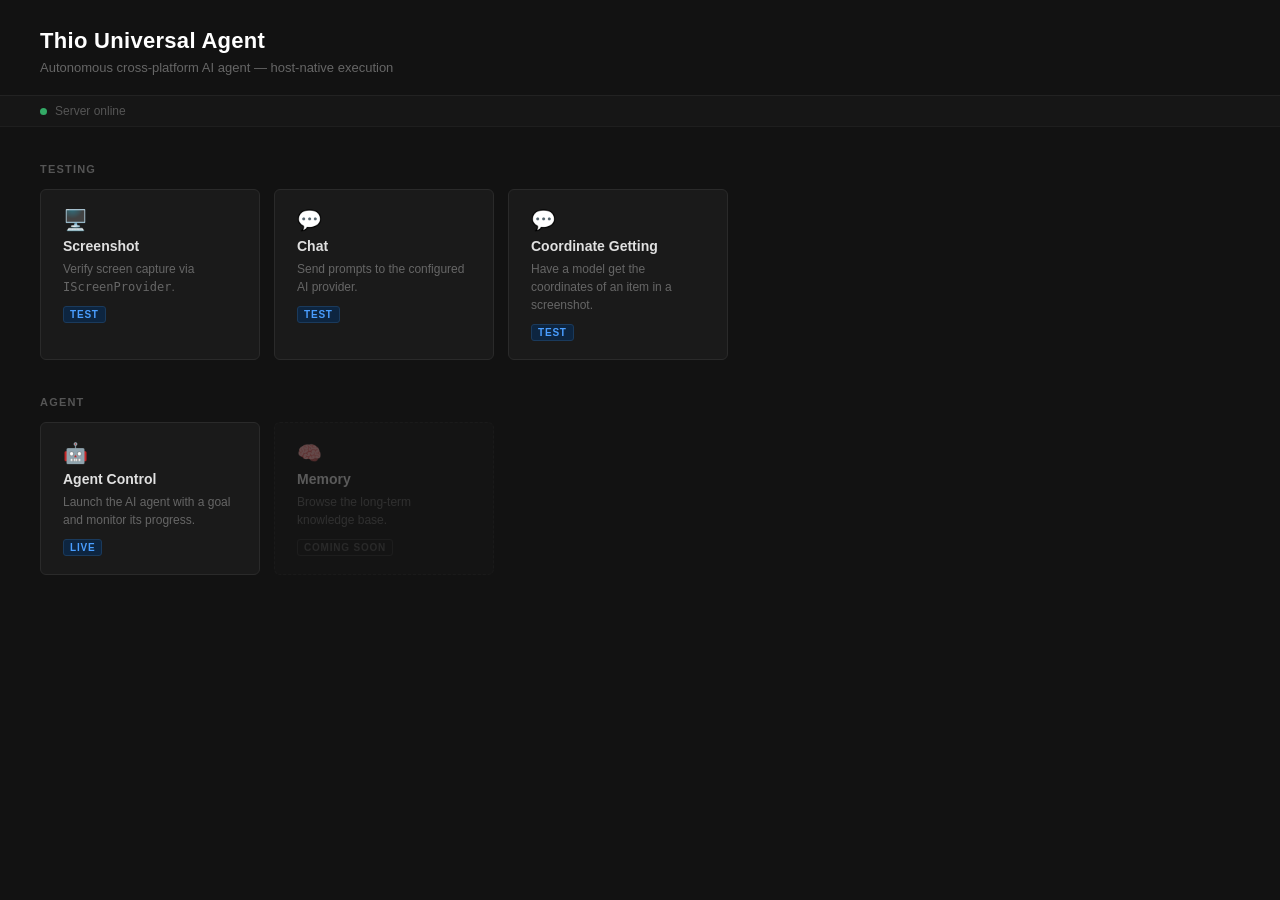
<file: wwwroot/index.html>
﻿<!DOCTYPE html>
<html lang="en">
<head>
    <meta charset="UTF-8">
    <meta name="viewport" content="width=device-width, initial-scale=1.0">
    <title>Thio Universal Agent</title>
    <style>
        *, *::before, *::after { box-sizing: border-box; margin: 0; padding: 0; }

        body {
            background-color: #121212;
            color: #e0e0e0;
            font-family: 'Segoe UI', Tahoma, Geneva, Verdana, sans-serif;
            min-height: 100vh;
            display: flex;
            flex-direction: column;
        }

        /* ---- Header ---- */
        header {
            padding: 28px 40px 20px;
            border-bottom: 1px solid #222;
        }

        header h1 {
            font-size: 22px;
            font-weight: 600;
            color: #ffffff;
            letter-spacing: 0.3px;
        }

        header p {
            margin-top: 6px;
            font-size: 13px;
            color: #666;
        }

        /* ---- Status bar ---- */
        #status-bar {
            display: flex;
            align-items: center;
            gap: 8px;
            padding: 8px 40px;
            background-color: #161616;
            border-bottom: 1px solid #1e1e1e;
            font-size: 12px;
            color: #555;
        }

        .status-dot {
            width: 7px;
            height: 7px;
            border-radius: 50%;
            background-color: #33aa66;
            flex-shrink: 0;
        }

        /* ---- Main ---- */
        main {
            flex: 1;
            padding: 36px 40px;
            display: flex;
            flex-direction: column;
            gap: 36px;
        }

        section h2 {
            font-size: 11px;
            font-weight: 600;
            text-transform: uppercase;
            letter-spacing: 1.2px;
            color: #555;
            margin-bottom: 14px;
        }

        /* ---- Cards ---- */
        .card-grid {
            display: flex;
            flex-wrap: wrap;
            gap: 14px;
        }

        .card {
            display: flex;
            flex-direction: column;
            gap: 6px;
            padding: 18px 22px;
            background-color: #1a1a1a;
            border: 1px solid #2a2a2a;
            border-radius: 6px;
            text-decoration: none;
            color: inherit;
            width: 220px;
            transition: border-color 0.15s, background-color 0.15s;
        }

        .card:hover {
            background-color: #1f1f1f;
            border-color: #4a9eff;
        }

        .card-icon { font-size: 20px; }

        .card-title {
            font-size: 14px;
            font-weight: 600;
            color: #e0e0e0;
        }

        .card-desc {
            font-size: 12px;
            color: #666;
            line-height: 1.5;
        }

        .card-tag {
            display: inline-block;
            margin-top: 4px;
            font-size: 10px;
            font-weight: 600;
            text-transform: uppercase;
            letter-spacing: 0.8px;
            color: #4a9eff;
            background-color: #0d2540;
            border: 1px solid #1a3a5c;
            border-radius: 3px;
            padding: 2px 6px;
            width: fit-content;
        }

        .card.placeholder {
            opacity: 0.35;
            pointer-events: none;
            border-style: dashed;
        }

        .card.placeholder .card-tag {
            color: #555;
            background-color: transparent;
            border-color: #333;
        }
    </style>
</head>
<body>

    <header>
        <h1>Thio Universal Agent</h1>
        <p>Autonomous cross-platform AI agent — host-native execution</p>
    </header>

    <div id="status-bar">
        <span class="status-dot"></span>
        <span>Server online</span>
    </div>

    <main>

        <section>
            <h2>Testing</h2>
            <div class="card-grid">

                <a class="card" href="/Testing/Screenshot.html">
                    <span class="card-icon">🖥️</span>
                    <span class="card-title">Screenshot</span>
                    <span class="card-desc">Verify screen capture via <code>IScreenProvider</code>.</span>
                    <span class="card-tag">Test</span>
                </a>

                <a class="card" href="/Testing/Test_Chat.html">
                    <span class="card-icon">💬</span>
                    <span class="card-title">Chat</span>
                    <span class="card-desc">Send prompts to the configured AI provider.</span>
                    <span class="card-tag">Test</span>
                </a>


                <a class="card" href="/Testing/Test_CoordinatePrompt.html">
                    <span class="card-icon">💬</span>
                    <span class="card-title">Coordinate Getting</span>
                    <span class="card-desc">Have a model get the coordinates of an item in a screenshot.</span>
                    <span class="card-tag">Test</span>
                </a>

            </div>
        </section>

        <section>
            <h2>Agent</h2>
            <div class="card-grid">

                <a class="card" href="/Agent.html">
                    <span class="card-icon">🤖</span>
                    <span class="card-title">Agent Control</span>
                    <span class="card-desc">Launch the AI agent with a goal and monitor its progress.</span>
                    <span class="card-tag">Live</span>
                </a>

                <div class="card placeholder">
                    <span class="card-icon">🧠</span>
                    <span class="card-title">Memory</span>
                    <span class="card-desc">Browse the long-term knowledge base.</span>
                    <span class="card-tag">Coming soon</span>
                </div>

            </div>
        </section>

    </main>

</body>
</html>
</file>
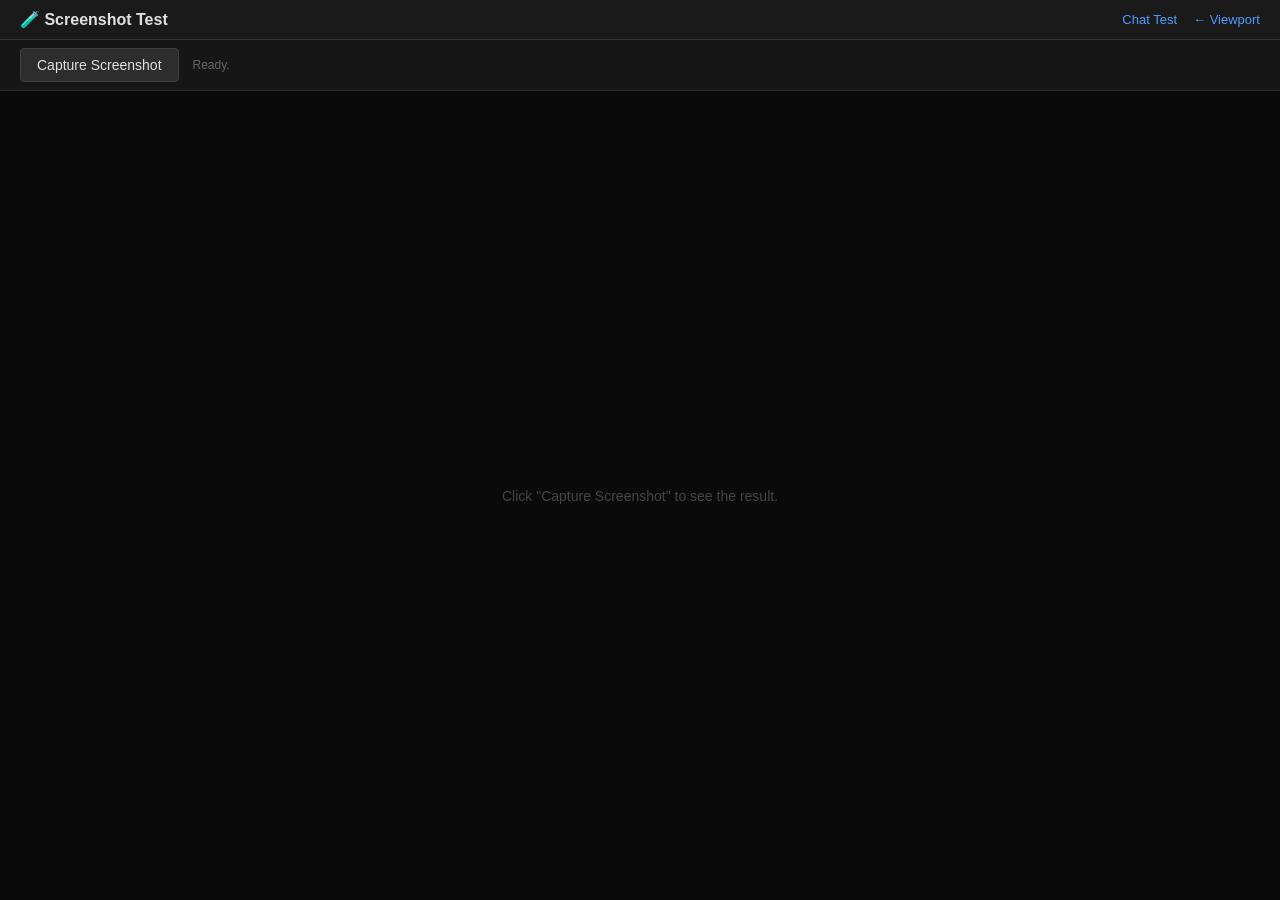
<file: wwwroot/Testing/Screenshot.html>
<!DOCTYPE html>
<html lang="en">
<head>
    <meta charset="UTF-8">
    <meta name="viewport" content="width=device-width, initial-scale=1.0">
    <title>Screenshot Test — Thio Agent</title>
    <style>
        *, *::before, *::after { box-sizing: border-box; margin: 0; padding: 0; }

        body {
            background-color: #121212;
            color: #e0e0e0;
            font-family: 'Segoe UI', Tahoma, Geneva, Verdana, sans-serif;
            display: flex;
            flex-direction: column;
            height: 100vh;
            overflow: hidden;
        }

        header {
            display: flex;
            align-items: center;
            gap: 16px;
            padding: 10px 20px;
            background-color: #1a1a1a;
            border-bottom: 1px solid #333;
            flex-shrink: 0;
        }

        header h1 { font-size: 16px; font-weight: 600; color: #e0e0e0; }

        nav { display: flex; gap: 16px; margin-left: auto; }
        nav a { font-size: 13px; color: #4a9eff; text-decoration: none; }
        nav a:hover { text-decoration: underline; }

        #toolbar {
            display: flex;
            align-items: center;
            gap: 14px;
            padding: 8px 20px;
            background-color: #161616;
            border-bottom: 1px solid #2a2a2a;
            flex-shrink: 0;
        }

        button {
            background-color: #2d2d2d;
            color: #e0e0e0;
            border: 1px solid #404040;
            padding: 8px 16px;
            cursor: pointer;
            border-radius: 4px;
            font-size: 14px;
            font-family: inherit;
            transition: background-color 0.15s;
        }

        button:hover:not(:disabled) { background-color: #3d3d3d; }
        button:disabled { opacity: 0.45; cursor: not-allowed; }

        #status { font-size: 12px; color: #666; }
        #status.ok    { color: #55cc88; }
        #status.error { color: #ff7070; }

        #imageContainer {
            flex: 1;
            overflow: auto;
            display: flex;
            justify-content: center;
            align-items: flex-start;
            padding: 20px;
            background-color: #0a0a0a;
        }

        #placeholder {
            color: #444;
            font-size: 14px;
            align-self: center;
        }

        #screenshot {
            display: none;
            max-width: 100%;
            border: 1px solid #333;
            border-radius: 4px;
        }
    </style>
</head>
<body>

    <header>
        <h1>🧪 Screenshot Test</h1>
        <nav>
            <a href="/Testing/Test_Chat.html">Chat Test</a>
            <a href="/">← Viewport</a>
        </nav>
    </header>

    <div id="toolbar">
        <button id="captureBtn">Capture Screenshot</button>
        <span id="status">Ready.</span>
    </div>

    <div id="imageContainer">
        <p id="placeholder">Click "Capture Screenshot" to see the result.</p>
        <img id="screenshot" alt="Captured screenshot" />
    </div>

    <script>
        const captureBtn    = document.getElementById('captureBtn');
        const statusEl      = document.getElementById('status');
        const screenshotImg = document.getElementById('screenshot');
        const placeholder   = document.getElementById('placeholder');

        async function capture() {
            captureBtn.disabled = true;
            statusEl.className  = '';
            statusEl.textContent = 'Capturing…';

            try {
                const response = await fetch('/api/test/screenshot');

                if (!response.ok) {
                    const body = await response.text();
                    throw new Error(`HTTP ${response.status}: ${body}`);
                }

                const blob = await response.blob();
                const url  = URL.createObjectURL(blob);

                if (screenshotImg.src) URL.revokeObjectURL(screenshotImg.src);
                screenshotImg.onload = () => URL.revokeObjectURL(url);
                screenshotImg.src = url;
                screenshotImg.style.display = 'block';
                placeholder.style.display   = 'none';

                statusEl.className   = 'ok';
                statusEl.textContent = `Captured at ${new Date().toLocaleTimeString()}`;
            } catch (err) {
                statusEl.className   = 'error';
                statusEl.textContent = err.message;
            } finally {
                captureBtn.disabled = false;
            }
        }

        captureBtn.addEventListener('click', capture);
    </script>

</body>
</html>
</file>
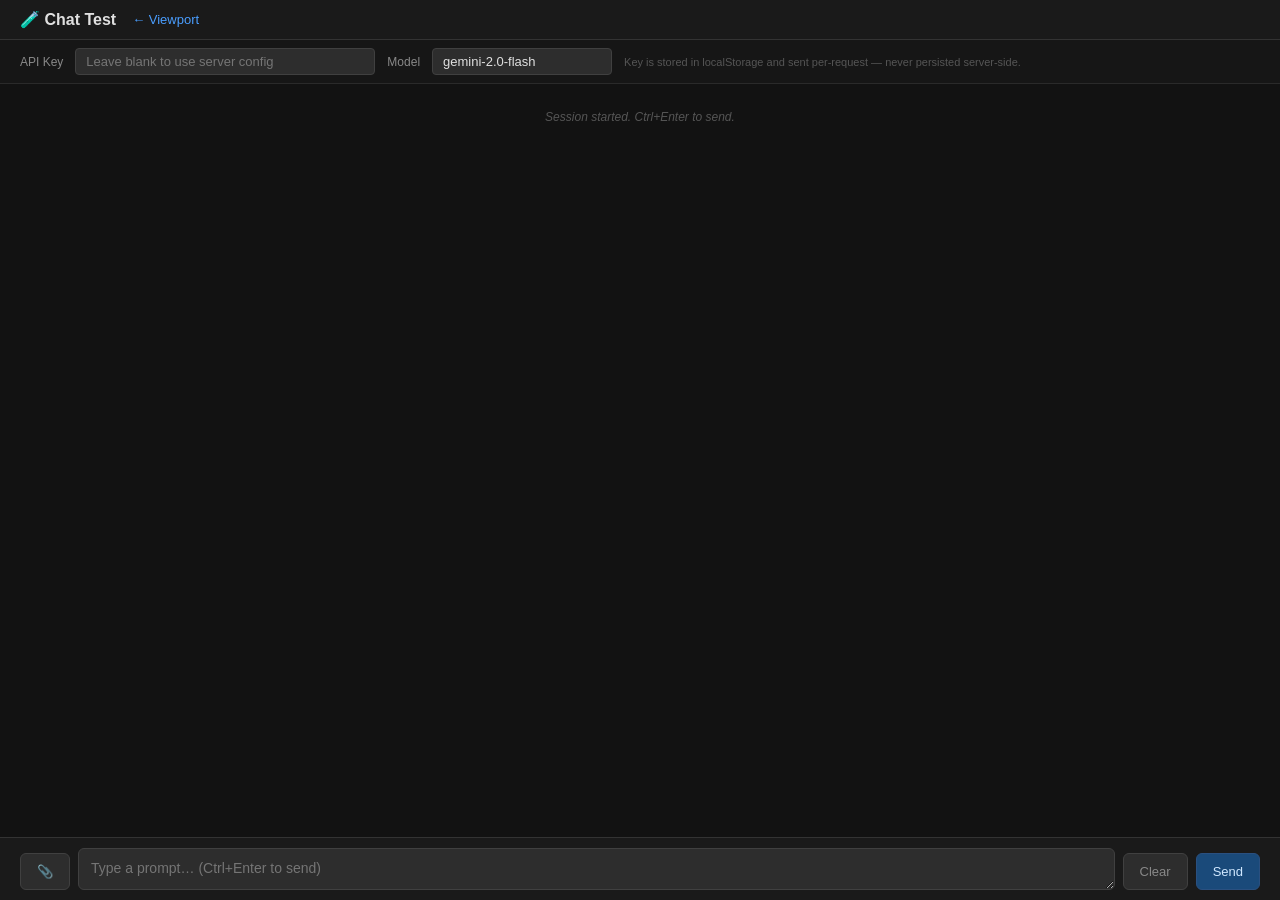
<file: wwwroot/Testing/Test_Chat.html>
<!DOCTYPE html>
<html lang="en">
<head>
    <meta charset="UTF-8">
    <meta name="viewport" content="width=device-width, initial-scale=1.0">
    <title>Chat Test — Thio Agent</title>
    <style>
        *, *::before, *::after { box-sizing: border-box; margin: 0; padding: 0; }

        body {
            background-color: #121212;
            color: #e0e0e0;
            font-family: 'Segoe UI', Tahoma, Geneva, Verdana, sans-serif;
            display: flex;
            flex-direction: column;
            height: 100vh;
            overflow: hidden;
        }

        /* ---- Header ---- */
        header {
            display: flex;
            align-items: center;
            gap: 16px;
            padding: 10px 20px;
            background-color: #1a1a1a;
            border-bottom: 1px solid #333;
            flex-shrink: 0;
        }

        header h1 { font-size: 16px; font-weight: 600; color: #e0e0e0; }

        header a { font-size: 13px; color: #4a9eff; text-decoration: none; }
        header a:hover { text-decoration: underline; }

        /* ---- Config bar ---- */
        #config-bar {
            display: flex;
            gap: 12px;
            align-items: center;
            padding: 8px 20px;
            background-color: #161616;
            border-bottom: 1px solid #2a2a2a;
            flex-shrink: 0;
            flex-wrap: wrap;
        }

        #config-bar label { font-size: 12px; color: #888; white-space: nowrap; }

        #config-bar input {
            background-color: #2d2d2d;
            color: #e0e0e0;
            border: 1px solid #404040;
            border-radius: 4px;
            padding: 5px 10px;
            font-size: 13px;
            font-family: inherit;
        }

        #config-bar input:focus { outline: none; border-color: #4a9eff; }

        #apiKeyInput { width: 300px; }
        #modelInput  { width: 180px; }

        .config-hint { font-size: 11px; color: #555; }

        /* ---- Messages area ---- */
        #messages {
            flex: 1;
            overflow-y: auto;
            padding: 20px;
            display: flex;
            flex-direction: column;
            gap: 14px;
        }

        .msg-row {
            display: flex;
            flex-direction: column;
        }

        .msg-row.user  { align-items: flex-end; }
        .msg-row.ai    { align-items: flex-start; }
        .msg-row.error { align-items: flex-start; }
        .msg-row.system { align-items: center; }

        .msg-label {
            font-size: 11px;
            color: #555;
            margin-bottom: 3px;
            padding: 0 4px;
        }

        .bubble {
            max-width: 75%;
            padding: 10px 14px;
            border-radius: 8px;
            font-size: 14px;
            line-height: 1.6;
            white-space: pre-wrap;
            word-break: break-word;
        }

        .bubble.user {
            background-color: #1e3a5f;
            border: 1px solid #2a5080;
            color: #d0e8ff;
        }

        .bubble.ai {
            background-color: #1e1e1e;
            border: 1px solid #333;
            color: #e0e0e0;
        }

        .bubble.error {
            background-color: #2d1515;
            border: 1px solid #5c2020;
            color: #ff7070;
        }

        .bubble.system {
            background: none;
            border: none;
            color: #555;
            font-size: 12px;
            font-style: italic;
            padding: 4px;
        }

        /* Thinking dots */
        .thinking {
            display: flex;
            gap: 5px;
            align-items: center;
            padding: 12px 14px;
        }

        .thinking span {
            width: 7px;
            height: 7px;
            background-color: #4a9eff;
            border-radius: 50%;
            animation: bounce 1.2s infinite ease-in-out;
        }

        .thinking span:nth-child(2) { animation-delay: 0.2s; }
        .thinking span:nth-child(3) { animation-delay: 0.4s; }

        @keyframes bounce {
            0%, 80%, 100% { transform: scale(0.7); opacity: 0.35; }
            40%            { transform: scale(1);   opacity: 1; }
        }

        /* ---- Input bar ---- */
        #input-bar {
            display: flex;
            flex-direction: column;
            gap: 6px;
            padding: 10px 20px;
            background-color: #1a1a1a;
            border-top: 1px solid #333;
            flex-shrink: 0;
        }

        #input-row {
            display: flex;
            gap: 8px;
            align-items: flex-end;
        }

        #promptInput {
            flex: 1;
            background-color: #2d2d2d;
            color: #e0e0e0;
            border: 1px solid #404040;
            border-radius: 6px;
            padding: 10px 12px;
            font-size: 14px;
            font-family: inherit;
            resize: vertical;
            min-height: 42px;
            max-height: 160px;
            line-height: 1.4;
        }

        #promptInput:focus { outline: none; border-color: #4a9eff; }

        button {
            font-family: inherit;
            border-radius: 6px;
            cursor: pointer;
            font-size: 13px;
            padding: 10px 16px;
            transition: background-color 0.15s;
        }

        #sendBtn {
            background-color: #1a4a7a;
            color: #d0e8ff;
            border: 1px solid #2a5080;
            white-space: nowrap;
        }

        #sendBtn:hover:not(:disabled) { background-color: #215a96; }

        #sendBtn:disabled { opacity: 0.45; cursor: not-allowed; }

        #clearBtn {
            background-color: #2d2d2d;
            color: #888;
            border: 1px solid #404040;
        }

        #clearBtn:hover { background-color: #3a3a3a; color: #ccc; }

        #attachBtn {
            background-color: #2d2d2d;
            color: #888;
            border: 1px solid #404040;
            flex-shrink: 0;
        }

        #attachBtn:hover { background-color: #3a3a3a; color: #ccc; }
        #attachBtn.has-image { color: #4a9eff; border-color: #4a9eff; }

        #img-preview-row {
            display: none;
            align-items: center;
            gap: 8px;
            padding: 4px 0;
        }

        #img-thumbnail {
            height: 60px;
            border-radius: 4px;
            border: 1px solid #404040;
            object-fit: cover;
            max-width: 120px;
        }

        #removeImgBtn {
            background: #2d1515;
            border: 1px solid #5c2020;
            color: #ff9090;
            border-radius: 4px;
            padding: 4px 8px;
            font-size: 12px;
            cursor: pointer;
        }

        #removeImgBtn:hover { background-color: #5c2020; color: #ffcccc; }

        .bubble-img {
            display: block;
            max-width: 100%;
            max-height: 180px;
            border-radius: 4px;
            margin-bottom: 6px;
            object-fit: contain;
        }
    </style>
</head>
<body>

    <header>
        <h1>🧪 Chat Test</h1>
        <a href="/">← Viewport</a>
    </header>

    <div id="config-bar">
        <label for="apiKeyInput">API Key</label>
        <input type="password" id="apiKeyInput" placeholder="Leave blank to use server config" autocomplete="off" spellcheck="false" />
        <label for="modelInput">Model</label>
        <input type="text" id="modelInput" value="gemini-2.0-flash" spellcheck="false" />
        <span class="config-hint">Key is stored in localStorage and sent per-request — never persisted server-side.</span>
    </div>

    <div id="messages"></div>

    <div id="input-bar">
        <div id="img-preview-row">
            <img id="img-thumbnail" alt="attached" />
            <button id="removeImgBtn">✕ Remove</button>
        </div>
        <div id="input-row">
            <input type="file" id="fileInput" accept="image/*" style="display:none" />
            <button id="attachBtn" title="Attach image (or paste Ctrl+V)">📎</button>
            <textarea id="promptInput" placeholder="Type a prompt… (Ctrl+Enter to send)" rows="1"></textarea>
            <button id="clearBtn">Clear</button>
            <button id="sendBtn">Send</button>
        </div>
    </div>

    <script>
        const messagesEl    = document.getElementById('messages');
        const promptInput   = document.getElementById('promptInput');
        const sendBtn       = document.getElementById('sendBtn');
        const clearBtn      = document.getElementById('clearBtn');
        const apiKeyInput   = document.getElementById('apiKeyInput');
        const modelInput    = document.getElementById('modelInput');
        const fileInput     = document.getElementById('fileInput');
        const attachBtn     = document.getElementById('attachBtn');
        const imgPreviewRow = document.getElementById('img-preview-row');
        const imgThumbnail  = document.getElementById('img-thumbnail');
        const removeImgBtn  = document.getElementById('removeImgBtn');

        let currentConversationId = null;

        // Restore config from localStorage so it survives page refreshes.
        apiKeyInput.value = localStorage.getItem('test_apiKey') || '';
        modelInput.value  = localStorage.getItem('test_model')  || 'gemini-2.0-flash';

        apiKeyInput.addEventListener('change', () => localStorage.setItem('test_apiKey', apiKeyInput.value));
        modelInput.addEventListener('change',  () => localStorage.setItem('test_model',  modelInput.value));

        appendSystem('Session started. Ctrl+Enter to send.');

        // ---- DOM helpers ----

        function appendSystem(text) {
            const row = document.createElement('div');
            row.className = 'msg-row system';
            const bubble = document.createElement('div');
            bubble.className = 'bubble system';
            bubble.textContent = text;
            row.appendChild(bubble);
            messagesEl.appendChild(row);
            scrollToBottom();
        }

        function appendBubble(role, text, imageDataUrl = null) {
            const row = document.createElement('div');
            row.className = `msg-row ${role}`;

            if (role !== 'system') {
                const label = document.createElement('div');
                label.className = 'msg-label';
                label.textContent = role === 'user' ? 'You' : 'AI';
                row.appendChild(label);
            }

            const bubble = document.createElement('div');
            bubble.className = `bubble ${role}`;

            if (imageDataUrl) {
                const img = document.createElement('img');
                img.src = imageDataUrl;
                img.className = 'bubble-img';
                bubble.appendChild(img);
            }

            bubble.appendChild(document.createTextNode(text));
            row.appendChild(bubble);
            messagesEl.appendChild(row);
            scrollToBottom();
            return bubble;
        }

        function appendThinking() {
            const row = document.createElement('div');
            row.className = 'msg-row ai';

            const label = document.createElement('div');
            label.className = 'msg-label';
            label.textContent = 'AI';

            const bubble = document.createElement('div');
            bubble.className = 'bubble ai thinking';
            bubble.innerHTML = '<span></span><span></span><span></span>';

            row.appendChild(label);
            row.appendChild(bubble);
            messagesEl.appendChild(row);
            scrollToBottom();
            return row;
        }

        function scrollToBottom() {
            messagesEl.scrollTop = messagesEl.scrollHeight;
        }

        // ---- Image attachment ----

        let attachedImage = null; // { base64, mimeType, dataUrl }

        function attachImageFromFile(file) {
            return new Promise(resolve => {
                const reader = new FileReader();
                reader.onload = e => {
                    const dataUrl = e.target.result;
                    attachedImage = {
                        base64:   dataUrl.split(',')[1],
                        mimeType: file.type || 'image/jpeg',
                        dataUrl
                    };
                    imgThumbnail.src = dataUrl;
                    imgPreviewRow.style.display = 'flex';
                    attachBtn.classList.add('has-image');
                    resolve();
                };
                reader.readAsDataURL(file);
            });
        }

        function clearAttachedImage() {
            attachedImage = null;
            imgPreviewRow.style.display = 'none';
            imgThumbnail.src = '';
            fileInput.value = '';
            attachBtn.classList.remove('has-image');
        }

        // ---- Send logic ----

        async function sendPrompt() {
            const prompt = promptInput.value.trim();
            if (!prompt) return;

            const imageSnapshot = attachedImage;
            promptInput.value = '';
            promptInput.style.height = 'auto';
            sendBtn.disabled = true;
            clearAttachedImage();

            appendBubble('user', prompt, imageSnapshot?.dataUrl ?? null);
            const thinkingRow = appendThinking();

            try {
                const response = await fetch('/api/test/chat', {
                    method: 'POST',
                    headers: { 'Content-Type': 'application/json' },
                    body: JSON.stringify({
                        prompt,
                        apiKey:         apiKeyInput.value.trim() || null,
                        model:          modelInput.value.trim()  || null,
                        imageBase64:    imageSnapshot?.base64    ?? null,
                        imageMimeType:  imageSnapshot?.mimeType  ?? null,
                        conversationId: currentConversationId
                    })
                });

                thinkingRow.remove();

                if (!response.ok) {
                    const body = await response.text();
                    appendBubble('error', `HTTP ${response.status}: ${body}`);
                    return;
                }

                const data = await response.json();

                if (data.conversationId && !currentConversationId) {
                    currentConversationId = data.conversationId;
                    appendSystem('\uD83D\uDD17 Conversation started — the AI will remember previous messages.');
                } else if (data.conversationId) {
                    currentConversationId = data.conversationId;
                }

                appendBubble('ai', data.text ?? data.Text ?? '(empty response)');

            } catch (err) {
                thinkingRow.remove();
                appendBubble('error', `Network error: ${err.message}`);
            } finally {
                sendBtn.disabled = false;
                promptInput.focus();
            }
        }

        sendBtn.addEventListener('click', sendPrompt);

        promptInput.addEventListener('keydown', e => {
            if (e.key === 'Enter' && e.ctrlKey) {
                e.preventDefault();
                sendPrompt();
            }
        });

        // Auto-expand the textarea as the user types.
        promptInput.addEventListener('input', () => {
            promptInput.style.height = 'auto';
            promptInput.style.height = Math.min(promptInput.scrollHeight, 160) + 'px';
        });

        clearBtn.addEventListener('click', async () => {
            if (currentConversationId) {
                try { await fetch(`/api/test/chat/${currentConversationId}`, { method: 'DELETE' }); } catch { /* best-effort */ }
                currentConversationId = null;
            }
            messagesEl.innerHTML = '';
            clearAttachedImage();
            appendSystem('Chat cleared.');
        });

        attachBtn.addEventListener('click', () => fileInput.click());

        fileInput.addEventListener('change', async () => {
            if (fileInput.files[0]) await attachImageFromFile(fileInput.files[0]);
        });

        removeImgBtn.addEventListener('click', clearAttachedImage);

        // Paste an image directly from the clipboard.
        document.addEventListener('paste', async e => {
            const items = e.clipboardData?.items;
            if (!items) return;
            for (const item of items) {
                if (item.type.startsWith('image/')) {
                    e.preventDefault();
                    const file = item.getAsFile();
                    if (file) await attachImageFromFile(file);
                    break;
                }
            }
        });
    </script>

</body>
</html>
</file>
